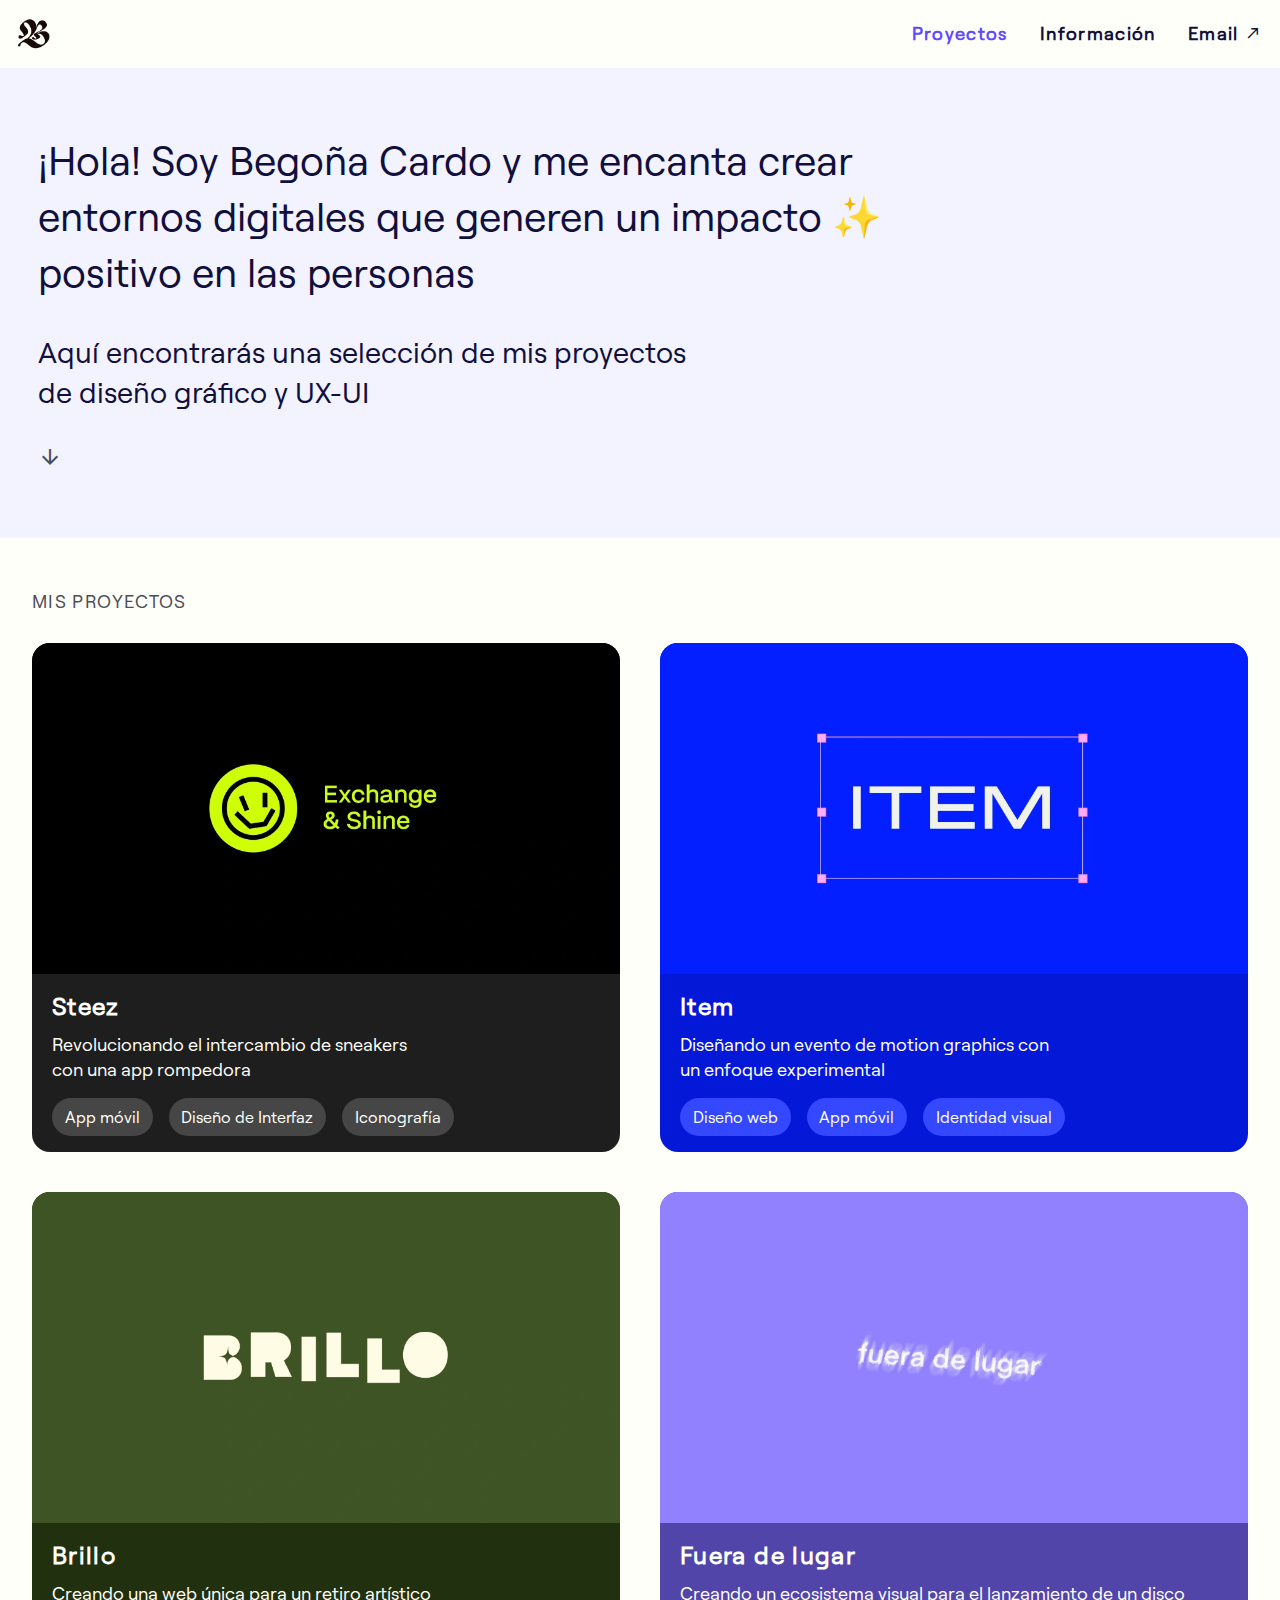
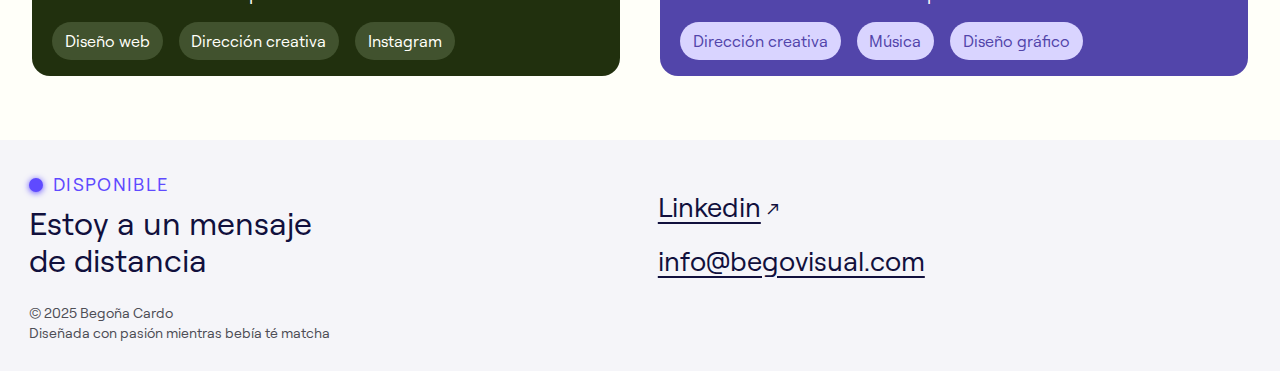
<file: index.html>
<!DOCTYPE html>
<html lang="en">
  <head>
    <meta charset="UTF-8" >
    <meta name="viewport" content="width=device-width, initial-scale=1.0">
    <title>Begoña Cz | Portfolio UX/UI</title>
    <meta
      name="description"
      content="Soy Begoña Cardo y este es mi portfolio. Aquí muestro mis proyectos destacados sobre diseño UX/UI."
    >
    <meta
      name="keywords"
      content="Portfolio, Begoña Cardo, Diseño UX-UI, Diseño digital, Diseño web, Valencia, España, Profesional"
    >
    <meta name="author" content="Begoña Cardo" >
    <meta name="copyright" content="© Begoña Cardo 2025. Todos los derechos reservados.">

    <!-- Sigo el mismo orden para los links de los html:
      1.Favicon 2.Icons 3.Global.css 4.Especifico.css 5.Global.js 6.Especifico.js-->
    <link rel="icon" type="image/webp" href="./img/favicon.webp" sizes="16x16">  
    <link rel="preconnect" href="https://fonts.googleapis.com">
    <link rel="preconnect" href="https://fonts.gstatic.com" crossorigin>
    <link href="https://fonts.googleapis.com/css2?family=Material+Symbols+Outlined" rel="stylesheet">
    <link rel="stylesheet" href="css/global.css" >
    <link rel="stylesheet" href="css/index.css" >
    <script src="./js/global.js" defer></script>

 
  </head>

  <!-- Página principal, desde donde navegar a cada uno de los proyectos -->
  <body class="Body">
    <!-- HEADER -->
    <header class="Header">
      <nav class="Header-nav">
        <div class="Header-items">
          <a href="index.html" title="Volver al inicio" class="Header-logo">
            <picture>
              <img
                class="Logo"
                id="Logotipo"
                src="img/logo.webp"
                alt="logotipo en negro, una b con letras góticas"
                loading="lazy"
              >
            </picture>
          </a>
          <button id="Header-boton">
            <span class="Header-icon material-symbols-outlined Acento">add</span>
          </button>
        </div>

        <ul class="Header-enlaces" id="Header-listaEnlaces">
          <li>
            <a
              href="index.html#SeccionProyectos"
              title="Ver la sección de proyectos"
              class="Header-link u-acento Acento"
              >Proyectos</a
            >
          </li>
          <li><a href="about.html" title="Información sobre mi" class="Header-link Acento">Información</a></li>
          <li><a
          href="mailto:info@begovisual.com"
          title="Enviar un mail"
          target="_blank"
          class="Header-link u-acento Acento"
          rel="noopener noreferrer"
          >Email  <span class="material-symbols-outlined Flecha-blank"> north_east </span></a></li>
        </ul>
      </nav>
    </header>

    <main class="Main">
      <!-- HERO -->
      <section class="Hero">
        <h1 class="Hero-titulo">
          ¡Hola! Soy Begoña Cardo y me encanta crear entornos digitales que generen un impacto ✨ positivo en las
          personas
        </h1>

        <h2 class="Hero-subtitulo">Aquí encontrarás una selección de mis proyectos de diseño gráfico y UX-UI</h2>

        <a href="#SeccionProyectos">
          <span class="material-symbols-outlined Hero-arrow"> arrow_downward </span>
        </a>
      </section>

      <!-- SECCION PROYECTOS -->
      <section class="Proyectos" id="SeccionProyectos">
        <h2 class="Proyectos-title">MIS PROYECTOS</h2>

        <div class="Proyectos-grid">
          <!-- Proyecto STEEZ -->
          <article class="Proyecto Proyecto--steez">
            <a href="projects.html?id=1" title="Visita Steez" class="Proyecto-link">
              <div class="Proyecto-imgContainer">
                <picture>
                  <img
                    class="Proyecto-img"
                    width="960"
                    height="540"
                    src="./img/thumbnail-steez.webp"
                    alt="una carita sonriente y un texto a su derecha de color neon sobre fondo negro"
                    loading="lazy"
                  >
                </picture>
              </div>

              <div class="Proyecto-texts ">
                <h3 class="Proyecto-title">Steez</h3>

                <h4 class="Proyecto-subtit Proyecto-textsTit">Revolucionando el intercambio de sneakers con una app rompedora</h4>

                <ul class="Proyecto-tags">
                  <li class="Proyecto-tag Proyecto-tag--steez">App móvil</li>
                  <li class="Proyecto-tag Proyecto-tag--steez">Diseño de Interfaz</li>
                  <li class="Proyecto-tag Proyecto-tag--steez">Iconografía</li>
                </ul>
              </div>
            </a>
          </article>

          <!-- Proyecto FESTIVAL ITEM -->
          <article class="Proyecto Proyecto--festival">
            <a href="projects.html?id=2" title="Visita Item" class="Proyecto-link">
              <div class="Proyecto-imgContainer">
                <picture>
                  <img
                    class="Proyecto-img"
                    width="960"
                    height="540"
                    src="./img/thumbnail-festival.webp"
                    alt="ITEM escrito en mayusculas sobre fondo azul brillante"
                    loading="lazy"
                  >
                </picture>
              </div>

              <div class="Proyecto-texts">
                <h3 class="Proyecto-title">Item</h3>

                <h4 class="Proyecto-subtit Proyecto-textsTit">Diseñando un evento de motion graphics con un enfoque experimental</h4>

                <ul class="Proyecto-tags">
                  <li class="Proyecto-tag Proyecto-tag--festival">Diseño web</li>
                  <li class="Proyecto-tag Proyecto-tag--festival">App móvil</li>
                  <li class="Proyecto-tag Proyecto-tag--festival">Identidad visual</li>
                </ul>
              </div>
            </a>
          </article>
          <!-- Proyecto BRILLO -->
          <article class="Proyecto Proyecto--brillo">
            <a href="projects.html?id=3" title="Visita Brillo" class="Proyecto-link">
              <div class="Proyecto-imgContainer">
                <picture>
                  <img
                    class="Proyecto-img"
                    width="960"
                    height="540"
                    src="./img/thumbnail-brillo.webp"
                    alt="una tripografía en mayusculas escribe BRILLO"
                    loading="lazy"
                  >
                </picture>
              </div>

              <div class="Proyecto-texts">
                <h3 class="Proyecto-title">Brillo</h3>

                <h4 class="Proyecto-subtit">Creando una web única para un retiro artístico
                </h4>

                <ul class="Proyecto-tags">
                  <li class="Proyecto-tag Proyecto-tag--brillo">Diseño web</li>
                  <li class="Proyecto-tag Proyecto-tag--brillo">Dirección creativa</li>
                  <li class="Proyecto-tag Proyecto-tag--brillo">Instagram</li>
                </ul>
              </div>
            </a>
          </article>


          <!-- Proyecto FUERA DE LUGAR -->
          <article class="Proyecto Proyecto--lugar">
            <a href="projects.html?id=4" title="Visita Fuera de lugar" class="Proyecto-link">
              <div class="Proyecto-imgContainer">
                <picture>
                  <img
                    class="Proyecto-img"
                    width="960"
                    height="540"
                    src="./img/thumbnail-lugar.webp"
                    alt="en letras borrosas está escrito fuera de lugar"
                    loading="lazy"
                  >
                </picture>
              </div>

              <div class="Proyecto-texts">
                <h3 class="Proyecto-title">Fuera de lugar</h3>

                <h4 class="Proyecto-subtit">Creando un ecosistema visual para el lanzamiento de un disco</h4>

                <ul class="Proyecto-tags">
                  <li class="Proyecto-tag Proyecto-tag--lugar">Dirección creativa</li>
                  <li class="Proyecto-tag Proyecto-tag--lugar">Música</li>
                  <li class="Proyecto-tag Proyecto-tag--lugar">Diseño gráfico</li>
                </ul>
              </div>
            </a>
          </article>
        </div>
      </section>
    </main>

    <!-- FOOTER -->
    <footer class="Footer">
      <div class="Footer-mainContainer">
        <div class="Footer-textContainer">
          <div class="Footer-lead">
            <div class="Circle"></div>
            <p class="Footer-leadText">DISPONIBLE</p>
          </div>
          <h2 class="Footer-h2">Estoy a un mensaje de distancia</h2>
        </div>

        <div class="Footer-enlaces">
          <a
            href="https://www.linkedin.com/in/begocz"
            title="Enlace a mi Linkedin"
            class="Footer-linkedin Acento"
            target="_blank"
            rel="noopener noreferrer"
          >
            <p class="Footer-link">Linkedin</p>
            <span class="material-symbols-outlined Flecha-blank"> north_east </span>
          </a>
          <a
            href="mailto:info@begovisual.com"
            title="Enviar un mail"
            target="_blank"
            class="Footer-link Acento"
            rel="noopener noreferrer"
            >info@begovisual.com</a
          >
        </div>
      </div>

      <span class="Credits">
        © 2025 Begoña Cardo <br >
        Diseñada con pasión mientras bebía té matcha
      </span>
    </footer>
  </body>
</html>
</file>
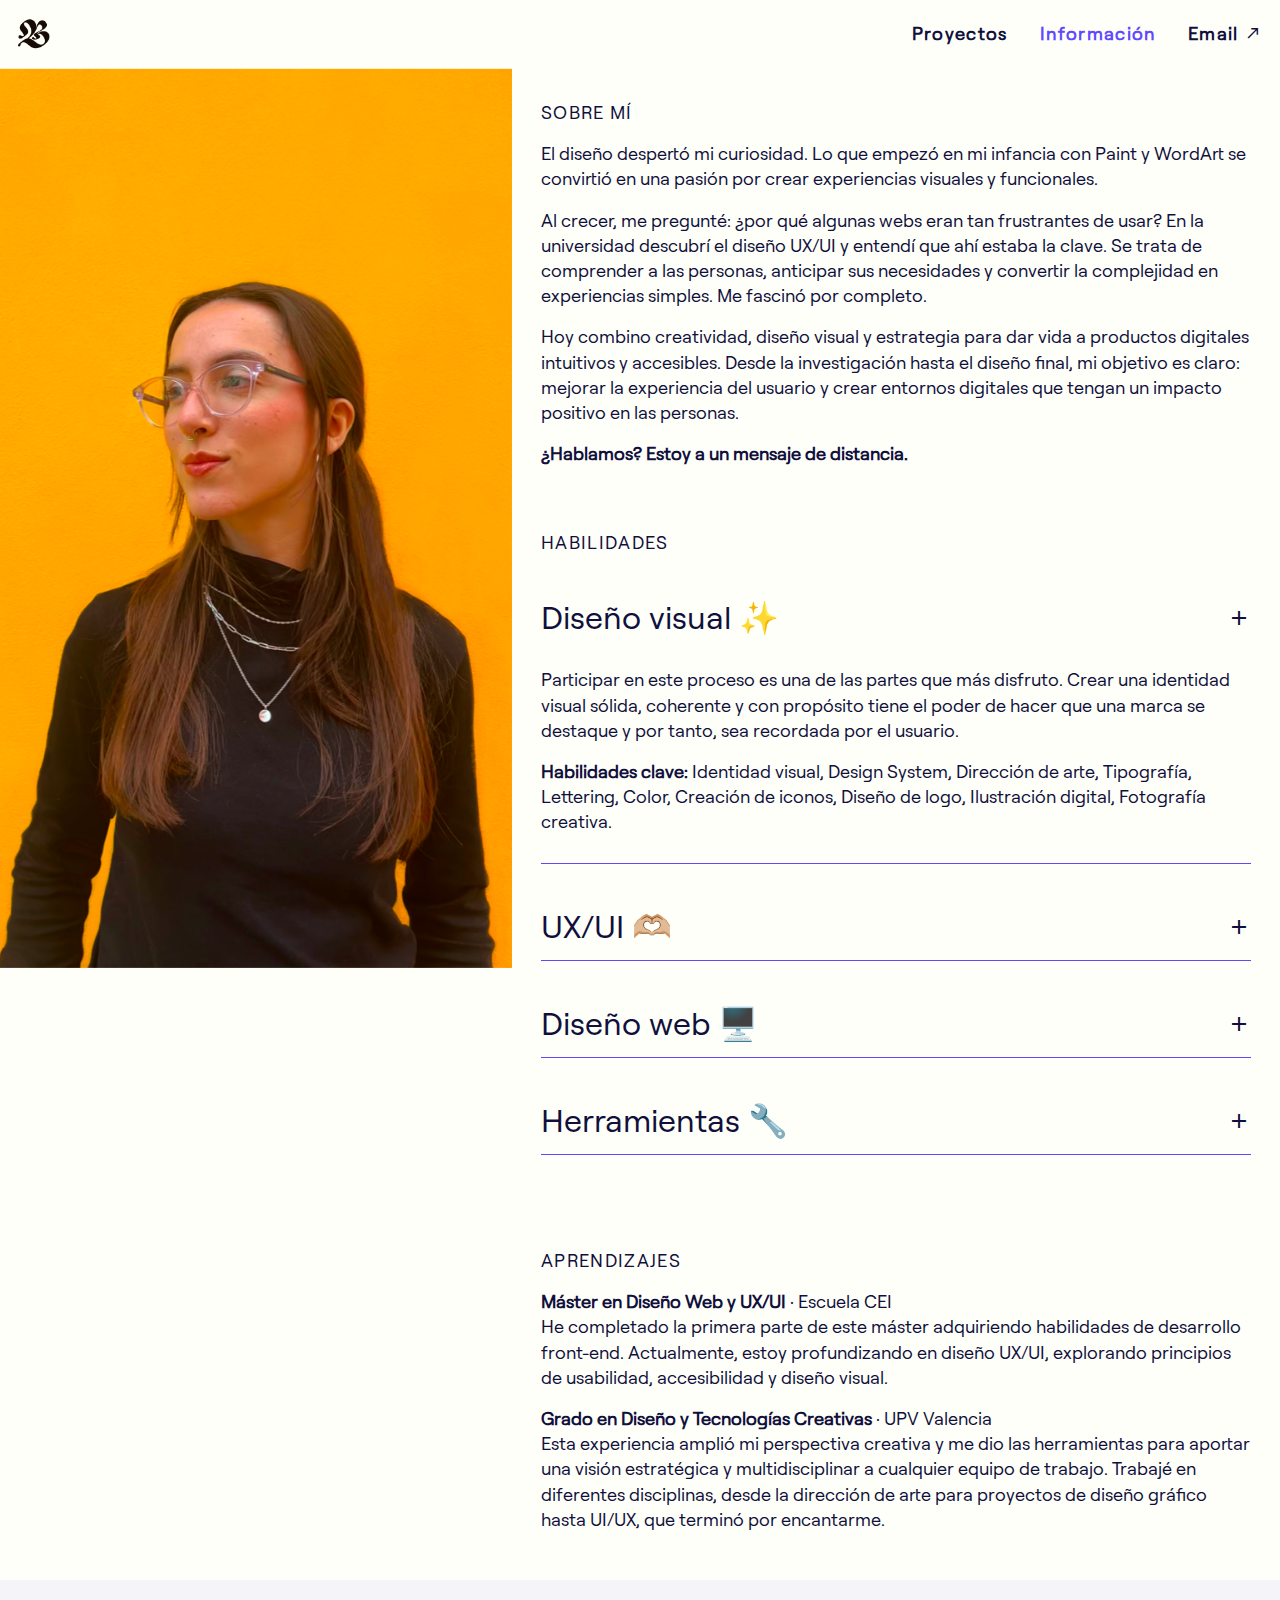
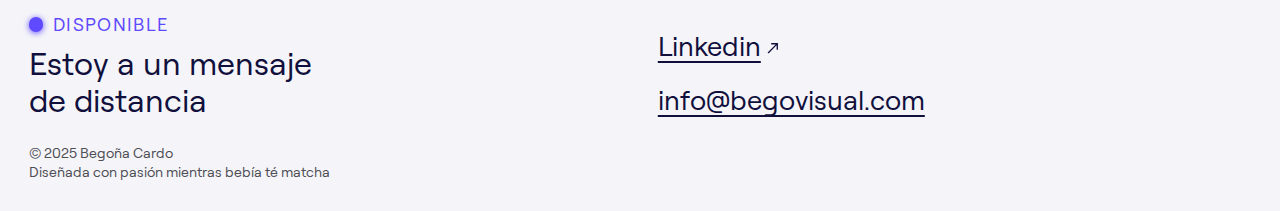
<file: about.html>
<!DOCTYPE html>
<html lang="en">
  <head>
    <meta charset="UTF-8">
    <meta name="viewport" content="width=device-width, initial-scale=1.0">
    <title>Información | Begoña Cz</title>
    <meta name="description" content="Te cuento sobre mí: mis habilidades y aprendizajes como diseñadora digital." >
    <meta name="keywords" content="Información, Creativa, Diseñadora, Habilidades, Aprendizajes">
    <meta name="author" content="Begoña Cardo" >
    <meta name="copyright" content="© Begoña Cardo 2025. Todos los derechos reservados.">

    <link rel="icon" type="image/webp" href="./img/favicon.webp" sizes="16x16">
    <link rel="preconnect" href="https://fonts.googleapis.com">
    <link rel="preconnect" href="https://fonts.gstatic.com" crossorigin>
    <link href="https://fonts.googleapis.com/css2?family=Material+Symbols+Outlined" rel="stylesheet">
    <link rel="stylesheet" href="css/global.css">
    <link rel="stylesheet" href="css/about.css">
    <script src="./js/global.js" defer></script>
    <script src="./js/about.js" defer></script>
  </head>

  <!-- Página con Informacion sobre mi (quién soy, habilidades, aprendizajes) -->
  <body class="Body">
    <!-- HEADER -->
    <header class="Header">
      <nav class="Header-nav">
        <div class="Header-items">
          <a href="index.html" title="Volver al inicio" class="Header-logo">
            <picture>
              <img
                class="Logo"
                id="Logotipo"
                src="img/logo.webp"
                alt="logotipo en negro, una b con letras góticas"
                loading="lazy"
              >
            </picture>
          </a>
          <button id="Header-boton">
            <span class="Header-icon material-symbols-outlined Acento">add</span>
          </button>
        </div>

        <ul class="Header-enlaces" id="Header-listaEnlaces">
          <li>
            <a href="index.html#SeccionProyectos" title="Ir a la sección de proyectos" class="Header-link u-acento Acento"
              >Proyectos</a
            >
          </li>
          <li><a href="about.html" title="Información sobre mi" class="Header-link Acento">Información</a></li>
          <li><a
            href="mailto:info@begovisual.com"
            title="Enviar un mail"
            target="_blank"
            class="Header-link u-acento Acento"
            rel="noopener noreferrer"
            >Email  <span class="material-symbols-outlined Flecha-blank"> north_east </span></a></li>
          </ul>
        </ul>
      </nav>
    </header>

    <!-- MAIN -->

    <main class="Main">
      <section class="About">
        <!-- Mi imagen -->
        <div class="About-imgContainer">
          
            <img
              class="About-img"
              src="./img/about.webp"
              alt="retrato chica leyendo, fondo minimalista"
              loading="lazy"
            >
          
        </div>

        <!-- Contenido escrito -->
        <div class="About-content">
          <!-- Intro - Sobre mi -->
          <section class="About-section About-intro">
            <h1 class="Text-headingLead">SOBRE MÍ</h1>
            <p class="Text-parrafo Text-parrafo--about">
              El diseño despertó mi curiosidad. Lo que empezó en mi infancia con Paint y WordArt se convirtió en una pasión por crear experiencias visuales y funcionales.
            </p>

            <p class="Text-parrafo Text-parrafo--about">
              Al crecer, me pregunté: ¿por qué algunas webs eran tan frustrantes de usar? En la universidad descubrí el diseño UX/UI y entendí que ahí estaba la clave. Se trata de comprender a las personas, anticipar sus necesidades y convertir la complejidad en experiencias simples. Me fascinó por completo. 
            </p>

            <p class="Text-parrafo Text-parrafo--about">
                Hoy combino creatividad, diseño visual y estrategia para dar vida a productos digitales intuitivos y accesibles. Desde la investigación hasta el diseño final, mi objetivo es claro: mejorar la experiencia del usuario y crear entornos digitales que tengan un impacto positivo en las personas.
            </p>

            <p class="Text-parrafo">
              <strong>¿Hablamos? Estoy a un mensaje de distancia.</strong>
             </p>

             
          </section>

          <!-- Mis skills -->
          <section class="About-section About-skills">
            <h2 class="Text-headingLead">HABILIDADES</h2>

            <div class="Acordeon">
              <!-- Diseño visual -->
              <div class="Acordeon-bloque">
                <div class="Acordeon-boton Acento" id="Acordeon-btn">
                  <h3 class="Text-large">Diseño visual ✨</h3>
                  <span class="material-symbols-outlined Acordeon-icon" id="Acordeon-icono"> add </span>
                </div>

                <div class="Acordeon-content isOpen" id="Acordeon-contenido">
                  <p class="Text-parrafo">
                    Participar en este proceso es una de las partes que más disfruto. Crear una identidad visual sólida, coherente y con propósito tiene el poder de hacer que una marca se destaque y por tanto, sea recordada por el usuario.
                  </p>

                  <p class="Text-parrafo">
                    <strong>Habilidades clave: </strong>Identidad visual, Design System, Dirección de arte, Tipografía, Lettering, Color, Creación
                    de iconos, Diseño de logo, Ilustración digital, Fotografía creativa.
                  </p>
                </div>
              </div>

              <!-- UX/UI -->
              <div class="Acordeon-bloque">
                <div class="Acordeon-boton Acento" id="Acordeon-btn">
                  <h3 class="Text-large">UX/UI 🫶🏼</h3>
                  <span class="material-symbols-outlined Acordeon-icon" id="Acordeon-icono">add</span>
                </div>

                <div class="Acordeon-content" id="Acordeon-contenido">
                  <p class="Text-parrafo">
                    Mi objetivo es diseñar experiencias digitales intuitivas, atractivas y centradas en el usuario. Para lograrlo, aplico lo aprendido y realizo un análisis profundo del mercado, extrayendo insights clave que orienten las decisiones de diseño, accesibilidad y estrategia. 
                  </p>

                  <p class="Text-parrafo">
                    <strong>Habilidades clave: </strong>
                    Entrevistas, User personas, A/B tests. Arquitectura de la información, Diseño de la interacción, Diseño inclusivo. Prototipado, Prototipado interactivo, Test de usabilidad. Diseño de interfaz. Responsive Design. UI kits. 
                </p>
                </div>
              </div>

              <!-- Diseño Web -->
              <div class="Acordeon-bloque">
                <div class="Acordeon-boton Acento" id="Acordeon-btn">
                  <h3 class="Text-large">Diseño web 🖥️</h3>
                  <span class="material-symbols-outlined Acordeon-icon" id="Acordeon-icono"> add </span>
                </div>

                <div class="Acordeon-content" id="Acordeon-contenido">
                  <p class="Text-parrafo">
                    Contenta de contar con conocimientos de desarrollo web para crear páginas organizadas y accesibles, adaptadas a distintos tipos de
                    pantalla, fieles al diseño de marca y dándoles vida gracias a las interacciones.
                  </p>

                  <p class="Text-parrafo">
                    <strong>Habilidades clave: </strong>HTML5, CSS3, Javascript. Semántica web. Optimización SEO. Diseño responsive, Mobile-first, Flex-box, Mediaqueries. Interacciones dinámicas. BEM, SUITCSS, baja especificidad.
                  </p>
                </div>
              </div>

              <!-- Herramientas -->
              <div class="Acordeon-bloque">
                <div class="Acordeon-boton Acento" id="Acordeon-btn">
                  <h3 class="Text-large">Herramientas 🔧</h3>
                  <span class="material-symbols-outlined Acordeon-icon" id="Acordeon-icono"> add </span>
                </div>

                <div class="Acordeon-content" id="Acordeon-contenido">
                  <p class="Text-parrafo">
                    Mis herramientas de trabajo me ayudan tanto en mis procesos individuales como en equipo. Me apoyo en
                    aplicaciones y programas que permiten elevar los resultados a un nuevo nivel.
                  </p>

                  <p class="Text-parrafo">
                    <strong>Habilidades clave: </strong>Figma, Figjam. Miro. Adobe Suite (Photoshop, Illustrator,
                    Indesign, XD, Premiere y After Effects). Inteligencia generativa, Chat GPT.  
                  </p>

                  <p class="Text-parrafo"><strong>Metodologías: </strong>Design Thinking, Scrum, Kanban, Design Sprint.
                  </p>

                </div>
              </div>
            </div>
          </section>

          <!-- Mis aprendizajes -->
          <section class="About-section About-learnings">
            <h2 class="Text-headingLead">APRENDIZAJES</h2>

            <p class="Text-parrafo">
                <strong>Máster en Diseño Web y UX/UI </strong>· Escuela CEI
             </p>
 
             <p class="Text-parrafo Text-parrafo--about">
                He completado la primera parte de este máster adquiriendo habilidades de desarrollo front-end. Actualmente, estoy profundizando en diseño UX/UI, explorando principios de usabilidad, accesibilidad y diseño visual.
             </p>

            <p class="Text-parrafo">
               <strong>Grado en Diseño y Tecnologías Creativas</strong> · UPV Valencia
            </p>

            <p class="Text-parrafo Text-parrafo--about">
                Esta experiencia amplió mi perspectiva creativa y me dio las herramientas para aportar una visión estratégica y multidisciplinar a cualquier equipo de trabajo. Trabajé en diferentes disciplinas, desde la dirección de arte para proyectos de diseño gráfico hasta UI/UX, que terminó por encantarme.
            </p>
          
          </section>
        </div>
      </section>
    </main>

    <!-- FOOTER -->
  
    <footer class="Footer">
      <div class="Footer-mainContainer">
        <div class="Footer-textContainer">
          <div class="Footer-lead">
            <div class="Circle"></div>
            <p class="Footer-leadText">DISPONIBLE</p>
          </div>
          <h2 class="Footer-h2">Estoy a un mensaje de distancia</h2>
        </div>

        <div class="Footer-enlaces">
          <a
          href="https://www.linkedin.com/in/begocz"
          title="Enlace a mi Linkedin"
          class="Footer-linkedin Acento"
          target="_blank"
          rel="noopener noreferrer"
        >
          <p class="Footer-link">Linkedin</p>
          <span class="material-symbols-outlined Flecha-blank"> north_east </span>
        </a>
        <a
          href="mailto:info@begovisual.com"
          title="Enviar un mail"
          target="_blank"
          class="Footer-link Acento"
          rel="noopener noreferrer"
          >info@begovisual.com</a
        >
        </div>
      </div>

      <span class="Credits">
        © 2025 Begoña Cardo <br >
        Diseñada con pasión mientras bebía té matcha
      </span>
    </footer>
  </body>
</html>
</file>
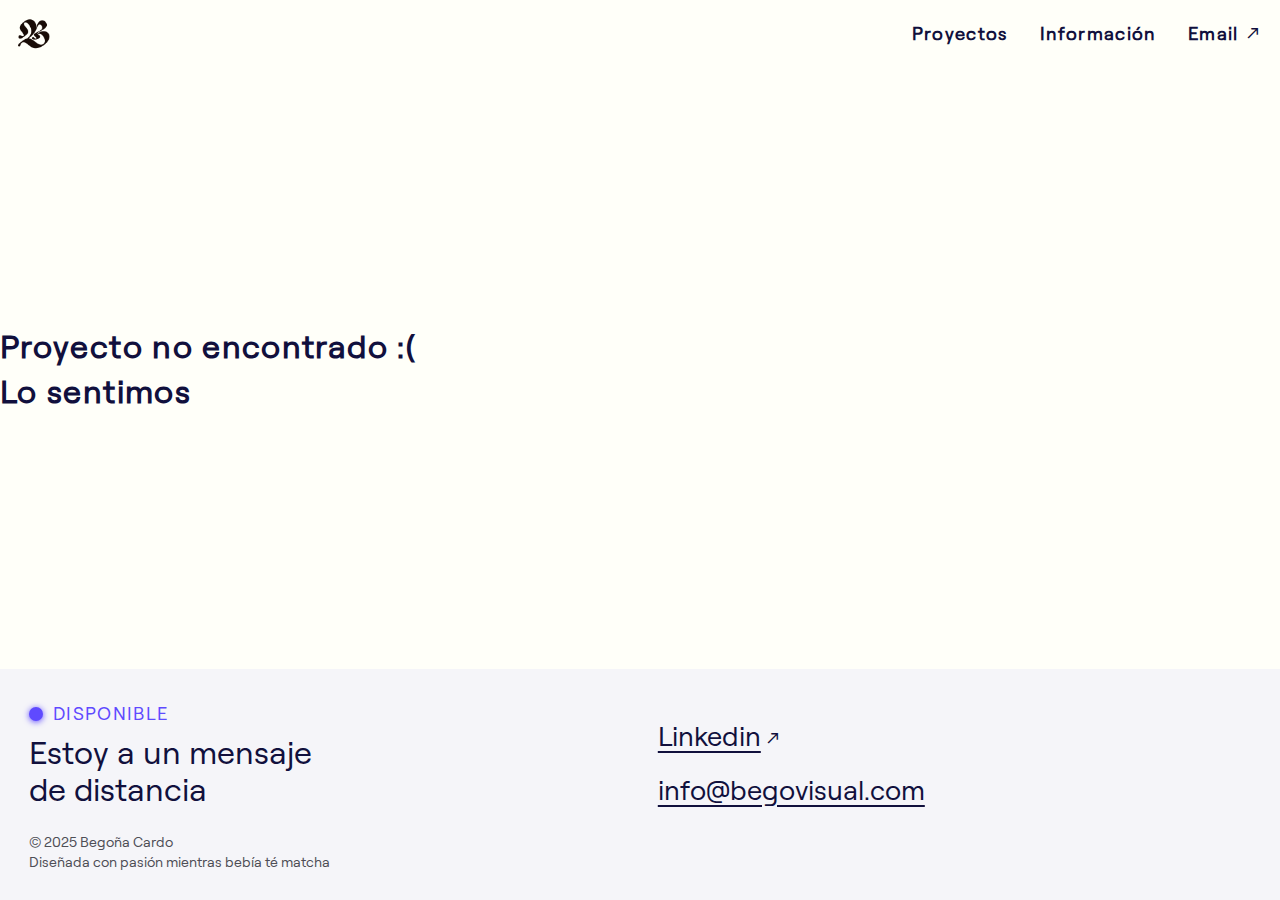
<file: projects.html>
<!DOCTYPE html>
<html lang="en">
  <head>
    <meta charset="UTF-8">
    <meta name="viewport" content="width=device-width, initial-scale=1.0">
    <title> Proyectos | Begoña Cz</title>
    <meta
      name="description"
      content="Este es uno de mis proyectos destacados de diseño digital.">
    <meta
      name="keywords"
      content="portfolio, Begoña Cardo, diseño UX-UI, diseño digital, diseño web, Valencia, España, profesional"
  >
    <meta name="author" content="Begoña Cardo">
    <meta name="copyright" content="© Begoña Cardo 2025. Todos los derechos reservados.">


    <link rel="icon" type="image/webp" href="./img/favicon.webp" sizes="16x16">
    <link rel="preconnect" href="https://fonts.googleapis.com">
    <link rel="preconnect" href="https://fonts.gstatic.com" crossorigin>
    <link href="https://fonts.googleapis.com/css2?family=Material+Symbols+Outlined" rel="stylesheet">
    <link rel="stylesheet" href="css/global.css">
    <link rel="stylesheet" href="./css/projects.css">
    <script src="./js/global.js" defer></script>
    <script src="./js/projects.js" defer></script>

   
  </head>


<!-- Página donde gracias a javascript se generan los diferentes proyectos -->

  <body class="Body">

    <!-- HEADER -->
    <header class="Header">
      <nav class="Header-nav">
        <div class="Header-items">
          <a href="index.html" title="Volver al inicio" class="Header-logo">
            <picture>
              <img
                class="Logo"
                id="Logotipo"
                src="img/logo.webp"
                alt="logotipo en negro, una b con letras góticas"
                loading="lazy"
              >
            </picture>
          </a>
          <button id="Header-boton">
            <span class="Header-icon material-symbols-outlined Acento">add</span>
          </button>
        </div>

        <ul class="Header-enlaces" id="Header-listaEnlaces">
          <li>
            <a
              href="index.html#SeccionProyectos"
              title="Ver la sección de proyectos"
              class="Header-link u-acento Acento"
              >Proyectos</a
            >
          </li>
          <li><a href="about.html" title="Información sobre mi" class="Header-link Acento">Información</a></li>
          <li><a
          href="mailto:info@begovisual.com"
          title="Enviar un mail"
          target="_blank"
          class="Header-link u-acento Acento"
          rel="noopener noreferrer"
          >Email  <span class="material-symbols-outlined Flecha-blank"> north_east </span></a></li>
        </ul>
      </nav>
    </header>
 
    <!-- MAIN -->
    <main class="Main" id="proyecto">
    <!-- generado con javascript -->
    </main>
    
    <!-- FOOTER -->
    <footer class="Footer">
      <div class="Footer-mainContainer">
        <div class="Footer-textContainer">
          <div class="Footer-lead">
            <div class="Circle"></div>
            <p class="Footer-leadText">DISPONIBLE</p>
          </div>
          <h2 class="Footer-h2">Estoy a un mensaje de distancia</h2>
        </div>

        <div class="Footer-enlaces">
          <a
          href="https://www.linkedin.com/in/begocz"
          title="Enlace a mi Linkedin"
          class="Footer-linkedin Acento"
          target="_blank"
          rel="noopener noreferrer"
        >
          <p class="Footer-link">Linkedin</p>
          <span class="material-symbols-outlined Flecha-blank"> north_east </span>
        </a>
        <a
          href="mailto:info@begovisual.com"
          title="Enviar un mail"
          target="_blank"
          class="Footer-link Acento"
          rel="noopener noreferrer"
          >info@begovisual.com</a
        >
        </div>
      </div>

      <span class="Credits">
        © 2025 Begoña Cardo <br>
        Diseñada con pasión mientras bebía té matcha
      </span>
    </footer>
  </body>
</html>
</file>
<file: css/index.css>
/* Aquí encontramos todos aquellos elementos que no son globales pero que forman parte del index, es decir aqui tenemos: EL HERO y LA SECCIÓN CON LAS CUATRO TARJETAS DE PROYECTOS así como sus respectivos mediaqueries */

/* __________________
        HERO 
 ____________________ */

.Hero {
  display: flex;
  flex-direction: column;
  padding: 4rem var(--padding);
  background-color: rgb(243, 243, 255);
}

.Hero-titulo {
  word-wrap: break-word;
  font-size: 2rem;
}

.Hero-subtitulo {
  padding: 2rem 0rem;
  font-size: 1.125rem;
  width: 90%;
}

.Hero-arrow {
  font-size: 1.5em;
  color: var(--color-gris);
}

/* ______________________
       CARDS EN GENERAL 
 ________________________ */

.Proyectos {
  padding: 3rem var(--padding);
}

.Proyectos-title {
  font-size: var(--font-size-lead);
  margin-bottom: var(--padding);
  letter-spacing: var(--letter-spacing);
  color: var(--color-gris);
}

.Proyectos-grid {
  margin: auto 0 0 0;
  display: grid;
  grid-template-columns: 1fr;
  gap: 2.5rem;
}

.Proyecto {
  display: flex;
  flex-direction: column;
  background-color: var(--color-violet);
  border-radius: var(--border-radius-img);
  transition: filter 0.3s ease, transform 0.3s ease;
}

.Proyecto:hover {
  filter: brightness(1.3);
  transform: scale(1.03);
}

.Proyecto-imgContainer {
  display: flex;
  width: 100%;
  height: auto;
  object-fit: cover;
  width: 100%;
}

.Proyecto-img {
  width: 100%;
  height: auto;
  border-radius: var(--border-radius-img) var(--border-radius-img) 0 0;
  filter: brightness();
}

.Proyecto-title {
  font-size: var(--font-size-heading-md);
  font-weight: bold;
  letter-spacing: var(--letter-spacing);
}

.Proyecto-texts {
  height: auto;
  margin: 1rem 1.25rem;
}

.Proyecto-subtit {
  font-size: var(--font-size-parrafo);
  margin: 0.5rem 0rem 0.5rem;
  word-wrap: break-word;
}

.Proyecto-tags {
  display: flex;
  flex-direction: row;
  flex-wrap: wrap;
  gap: 0.6rem;
}

.Proyecto-tag {
  border-radius: 1.4rem;
  padding: 0.5rem 0.8rem;
  margin: 0.5rem 0 0 0;
  font-size: 0.7rem;
}

/* ___________________________  
       CARDS INDIVIDUALES      
 ___________________________ */

/* Pd. Único lugar donde no se han aplicado custom properties para el color */

/* Proyecto STEEZ */
.Proyecto--steez {
  background-color: #1e1e1e;
  color: var(--color-secondary);
}

.Proyecto-tag--steez {
  background-color: #464646;
}

/* Proyecto BRILLO */
.Proyecto--brillo {
  background-color: #21300e;
  color: var(--color-secondary);
}

.Proyecto-tag--brillo {
  background-color: #41522e;
}

/* Proyecto FESTIVAL */
.Proyecto--festival {
  background-color: #0418d8;
  color: var(--color-secondary);
}

.Proyecto-tag--festival {
  background-color: rgb(52, 72, 255);
}

/* Proyecto LUGAR */
.Proyecto--lugar {
  background-color: #5245aa;
  color: var(--color-secondary);
  color: var(--color-secondary);
}

.Proyecto-tag--lugar {
  background-color: rgb(217, 212, 255);
  color: #5245aa;
}

/* ________________________  
         Media Queries    
 ________________________ */

/* MÓVILES GRANDES */
@media (min-width: 481px) and (max-width: 767px) {
  .Hero {
    padding: 4rem 1.8rem;
  }

  .Hero-subtitulo {
    font-size: 1.4rem;
    width: 80%;
  }

  .Proyectos {
    padding: 3rem 6rem;
  }

  .Proyecto-tag {
    font-size: 0.8rem;
  }
}

/* TABLETS */
@media (min-width: 768px) and (max-width: 1023px) {
  .Hero {
    padding: 4rem 2rem;
  }

  .Hero-titulo {
    font-size: 2.2rem;
    max-width: 90%;
  }

  .Hero-subtitulo {
    font-size: 1.4rem;
    max-width: 70%;
  }

  .Proyectos {
    padding: 4rem 6rem;
  }

  .Proyectos-grid {
    gap: 2.4rem;
  }

  .Proyecto-subtit {
    max-width: 90%;
  }

  .Proyecto-tag {
    font-size: 0.9rem;
  }
}

/* DESKTOP MEDIO */
@media (min-width: 1024px) and (max-width: 1440px) {
  .Hero {
    padding: 4rem 2.4rem;
    height: auto;
  }
  /* H1 */
  .Hero-titulo {
    font-size: 2.5rem;
    max-width: 75%;
  }

  .Hero-subtitulo {
    font-size: 1.8rem;
    max-width: 55%;
  }

  .Proyectos {
    padding: 3.2rem 2rem 4rem;
    gap: 2.5rem;
  }

  .Proyectos-grid {
    grid-template-columns: 1fr 1fr;
    gap: 2.5rem;
  }

  .Proyecto-textsTit {
    max-width: 70%;
  }

  .Proyecto-tags {
    gap: 1rem;
  }

  .Proyecto-tag {
    font-size: 1rem;
  }
}

/* DESKTOP GRANDE */

@media (min-width: 1441px) {
  .Hero {
    padding: 4rem 3rem;
    height: auto;
  }
  /* H1 */
  .Hero-titulo {
    font-size: 2.8rem;
    max-width: 70%;
  }

  .Hero-subtitulo {
    font-size: 1.8rem;
    max-width: 40%;
  }

  .Proyectos {
    padding: 5rem 6rem;
  }

  .Proyecto-texts {
    height: auto;
    margin: 1.7rem;
  }

  .Proyecto-textsTit {
    max-width: 80%;
  }

  .Proyecto-subtit {
    margin: 1rem 0rem 1rem;
  }

  .Proyectos-grid {
    grid-template-columns: 1fr 1fr;
    gap: 4rem;
  }

  .Proyecto-tags {
    gap: 1rem;
  }
  .Proyecto-tag {
  margin:   1rem 0 0 0; 
  font-size: 1.125rem;
}

}
</file>
<file: css/about.css>
/* Aquí tenemos por un lado mi imagen de about en grande en la versión desktop 
y a la derecha varias secciones: sobre mi, habilidades (incluye un acordeon) y aprendizajes */

/* _____________________________________________ 
                       ABOUT                        
/* _____________________________________________*/
.About {
  width: 100%;
}
.About-imgContainer {
  width: 100%;
}

.About-img {
  width: 100%;
  height: auto;   
 
  object-fit: cover;
}

/* Intro - Sobre mí */
.About-intro {
  padding: 2rem var(--padding);
  background-color: var(--color-yellow);

}

.Text-parrafo--about {
  margin-bottom: var(--padding-about);
}

/* Habilidades y acordeon */
.About-skills {
  padding: 2rem var(--padding);
  height: auto;
}

.Acordeon-bloque {
  margin: 1.8rem 0rem;
  border-bottom: 0.1rem solid var(--color-acento);
}

.Acordeon-boton {
  display: flex;
  flex-direction: row;
  justify-content: space-between;
  align-items: center;
  padding: 0.7rem 0rem;
  cursor: pointer;
}

.Acordeon-content {
  display: flex;
  flex-direction: column;
  gap: 1rem;
  height: 0;
  overflow: hidden;
  transition: all 0.5s ease;
}

/* usOpen afecta a la clase .Acordeon-content */
.isOpen {
  height: auto;
  padding: var(--padding-about) 0rem var(--padding);
}

/* Aprendizajes */
.About-learnings {
  padding: 2rem var(--padding);
  background-color: var(--color-yellow);
}


 

/* _____________________________________________ 
                  Media Queries                   
 _____________________________________________*/


/* DESKTOP MEDIO */
@media (min-width: 1024px) and (max-width: 1440px) {
  .About {
    display: flex;
    flex-direction: row;
    width: 100%;
    height: auto;
  }

  .About-imgContainer {
    width: 40%;
    position: sticky;
    top: 0;
    height: 100vh;
  }

  .About-img {
    width: 100%;
    height: 100%;
    object-fit: cover;
  }

  .About-content {
    width: 60%;
    overflow: visible;
    height: auto;
  }
}

/* DESKTOP GRANDE */
@media (min-width: 1441px) {
  .About {
    display: flex;
    flex-direction: row;
    width: 100%;
    height: auto;
  }

  .About-imgContainer {
    width: 50%;
    height: 100vh;
    position: sticky;
    top: 0;
  }

  .About-img {
    width: 100%;
    height: 100%;
    object-fit: cover;
  }

  .About-content {
    width: 50%;
    overflow: visible;
    height: auto;
  }
}
</file>
<file: css/projects.css>
/* Aquí encontramos los estilos para los proyectos, todos comparten una estructura muy similar:  

1. Seccion Project header: con el icono del proyecto, el título y el parrafo de descripción. 
2. Tres secciones llamadas Secciones Clave. Cada una explica una clave importante del proyecto y una imagen asociada a la explicación. 
3. Mini seccion de créditos (algunos proyectos la tienen y otros no)
4. Aside para ir a los proyectos anterior y posterior

Tenemos al final del todo una sección con los mediaqueries*/

/* ___________________________  
       PROJECT HEADER         
  ___________________________ */

.ProjectHeader {
  padding: 5rem var(--padding) var(--padding);
}

.ProjectHeader-cabecera {
  display: flex;
  flex-direction: row;
  align-items: center;
  padding-bottom: 1rem;
  gap: 1rem;
}

.ProjectHeader-imgContainer {
  width: 3rem;
  height: 3rem;
}

.ProjectHeader-img {
  object-fit: cover;
  border-radius: var(--border-radius-icon);
}

.ProjectHeader-title {
  font-size: var(--font-size-large);
  font-weight: bold;
  letter-spacing: var(--letter-spacing);
}

.ProjectHeader-description {
  font-size: 1.6rem;
  line-height: 2.1rem;
}

/* ____________________________________  
            SECTION CLAVE              
  _____________________________________*/

.Text-headingLead {
  margin-bottom: 0rem;
}

.Text-headingMedium {
  margin-bottom: 0.8rem;
  font-weight: bold;
}

.SectionClave {
  background-color: rgb(246, 246, 246);
  padding: 3rem var(--padding) 4rem;
  height: auto;
}

.SectionClave--color {
  background-color: var(--color-secondary);
}

.Section-parrafos {
  display: flex;
  flex-direction: column;
  gap: 0.8rem;
}

.Section-textContainer {
  height: auto;
  margin-bottom: var(--padding);
}

.Section-imgContainer {
  width: 100%;
  height: auto;
}

.SectionClave-img {
  object-fit: cover;
  border-radius: var(--border-radius-img);
  width: 100%;
  height: auto;
}

/* ____________________________________  
                CREDITOS              
   _____________________________________*/

.Creditos {
  display: flex;
  flex-direction: column;
  gap: 1.5rem;
  padding: 4rem var(--padding);
  background-color: var(--color-secondary);
}

.Creditos-titulo {
  width: 70%;
  font-size: var(--font-size-heading-md);
  font-weight: bold;
  line-height: 1.6rem;
}

.Creditos-link {
  font-size: var(--font-size-parrafo);
  text-decoration: underline;
}

/* ____________________________________ 
                 ASIDE                    
 _____________________________________*/

.Aside {
  display: flex;
  flex-direction: column;
  gap: 1.6rem;
  height: auto;
  padding: 3rem var(--padding);
  color: var(--color-secondary);
  background-color: #cbcacd;
}

.Aside-container {
  display: flex;
  flex-direction: column;
  text-align: center;

  width: 100%;
  height: 14rem;
  padding: var(--padding);

  border-radius: var(--border-radius-img);
  background-size: cover;
  background-position: center;
  transition: filter 0.3s ease, transform 0.3s ease;
}

.Aside-container:hover {
  background-color: var(--color-secondary);
  color: var(--color-primary);
  filter: brightness(1.3);
  transform: scale(1.03);
}

.Aside-text {
  font-size: var(--font-size-parrafo);
}

/* ________________________ */
/*       Media Queries      */
/* ________________________ */

/* TABLETS */
@media (min-width: 768px) and (max-width: 1023px) {
  .Section-textGroup {
    width: 40%;
    padding-right: var(--padding);
  }

  .Section-textContainer {
    display: flex;
    flex-direction: row;
    align-items: flex-start;
  }

  .Section-parrafos {
    width: 90%;
  }

  .Creditos {
    display: flex;
    flex-direction: row;
    align-items: center;
    gap: 1rem;
  }

  .Creditos-titulo {
    line-height: 1.6rem;
  }

  .Creditos-links {
    display: flex;
    flex-direction: row;
    gap: 2rem;
    margin-left: 4rem;
  }

  .Aside {
    display: flex;
    flex-direction: row;
  }
}

/* DESKTOP MEDIO */
@media (min-width: 1024px) and (max-width: 1440px) {
  .Section-textGroup {
    width: 40%;
    padding-right: 2rem;
  }

  .ProjectHeader-description {
    max-width: 75%;
  }

  .Section-imgContainer {
    width: 100%;
    height: auto;
  }

  .Section-textContainer {
    display: flex;
    flex-direction: row;
    align-items: flex-start;
    justify-content: space-between;
    gap: 2rem;
  }

  .Section-parrafos {
    gap: 1.5rem;
    width: 90%;
  }

  .Creditos {
    display: flex;
    flex-direction: row;
    gap: 0;
  }

  .Creditos-titulo {
    font-size: var(--font-size-heading-md);
    width: 30%;
    line-height: 2rem;
  }

  .Creditos-links {
    display: flex;
    flex-direction: column;
    gap: 0.5rem;
    margin-left: 5rem;
  }

  .Aside {
    display: flex;
    flex-direction: row;
    padding: 6rem 9rem;
  }

  .Aside-festival {
    height: 250px;
  }
}

/* DESKTOP GRANDE */
@media (min-width: 1441px) {

  .ProjectHeader-cabecera {
    padding-bottom: 2rem;
  }
  
  .ProjectHeader-imgContainer {
    width: 4rem;
    height: 4rem;
  } 

  .Section-textGroup {
    width: 60%;
    padding-right: 6rem;
  }

  .ProjectHeader-description {
    width: 80%;
  }

  .SectionClave {
    padding: var(--padding);
  }

.ProjectHeader-description {
  font-size: 2.2em;
  line-height: 2.6rem;
} 
  .Section-textContainer {
    display: flex;
    flex-direction: row;
    align-items: flex-start;
  }

  .Section-imgContainer {
    width: 100%;
    height: auto;
  }

  .Section-parrafos {
    gap: 2rem;
    width: 90%;
  }

  .Creditos {
    display: flex;
    flex-direction: row;
    gap: 0;
  }

  .Creditos-titulo {
    width: 20%;
    line-height: 2.5rem;
  }

  .Creditos-links {
    display: flex;
    flex-direction: row;
    gap: 4rem;
    margin-left: 6rem;
  }

  .Creditos-link {
    font-size: var(--font-size-heading-md);
  }

  .Aside {
    display: flex;
    flex-direction: row;
    padding: 7rem 9rem;
    gap: 5rem;
  }
  .Aside-container {
    height: 22rem;
  }

  .Aside-festival {
    height: 250px;
  }
}
</file>
<file: css/global.css>
/* Global maneja el header y footer que encontramos en todos los html que tengo así como sus mediaqueries. 

Tb encontramos el Root y Reset que han sido claves para dar estilos generales a mi web */

@font-face {
  font-family: "Robert";
  src: url(../font/roobert.woff2) format("woff2");
  font-weight: 400;
  font-style: normal;
  font-display: swap;
}

/* __________________
        RESET 
 ____________________ */

:root {
  --color-primary: #11103d;
  --color-secondary: #fffff9;
  --color-gris: #4E4E56;
--color-violet: #eceaff;
  --color-acento: #5f4aff;
  --color-gris-claro: #f5f5f9;

  --tipo-primary: "Robert", Helvetica, Arial, sans-serif;
  --font-size-parrafo: 1rem;
  --font-size-lead: 0.875rem;
  --font-size-heading-md: 1.5rem;
  --font-size-large: 2rem;

  --padding: 1.5rem;
  --padding-about: 1rem;
  --letter-spacing: 0.06rem;
  --border-radius-img: 1.125rem;
  --border-radius-icon: 0.6rem;
}

* {
  padding: 0;
  margin: 0;
  border: 0;
  box-sizing: border-box;
  vertical-align: baseline;
}

/* prettier-ignore */
img, picture, video, iframe, figure {
  max-width: 100%;   /* Así no se desbordan las imágenes más*/
  width: 100%;
  display: block;
  object-fit: cover;
  object-position: center center;
}

/* Enlaces me funcionarán como cajas (block) salvo los enlaces que están dentro de párrafos (inline) */
a {
  display: block;
  cursor: pointer;
}

p a {
  display: inline;
}

li {
  list-style: none;
}

html {
  scroll-behavior: smooth; /* Al clickar en un enlace con ancla -> scroll suave a la seccion*/
}

/* prettier-ignore */
h1, h2, h3, h4, h5, h6, p, span, a, i, u, em {
  font-size: 1em;
  font-weight: inherit; /* Heredado de la etiqueta contenedora*/
  font-style: inherit;
  text-decoration: none;
  color: inherit;
}

button {
  background-color: transparent;
  cursor: pointer;
}
::selection {
  background-color: var(--color-primary);
  color: var(--color-secondary);
}

::placeholder {
  font-family: var(--tipo-primary);
}

svg {
  width: 100%;
  display: block; /* Por defect es inline-block*/
  fill: currentColor; /* Aplicar el color correct*/
}

.Body {
  display: flex;
  flex-direction: column;
  justify-content: space-between;
  min-height: 100vh;
  font-family: var(--tipo-primary);
  color: var(--color-primary);
  background-color: var(--color-secondary);
  line-height: 1.4;
}

.No-scroll {
  overflow: hidden;
}

.Text-parrafo {
  font-size: var(--font-size-parrafo);
}

/* Títulos pequeños */
.Text-headingLead {
  font-size: var(--font-size-lead);
  letter-spacing: var(--letter-spacing);
  margin-bottom: 1rem;
}

/* Títulos medianos */
.Text-headingMedium {
  font-size: var(--font-size-heading-md);
}

/* Títulos grandes */
.Text-large {
  font-size: var(--font-size-large);
}

/* __________________
        HEADER 
 ____________________ */

.Header-nav {
  width: 100%;
  height: auto;
  padding: 1rem;
}

.Header-items {
  display: flex;
  flex-direction: row;
  justify-content: space-between;
  align-items: center;
}

.Header-enlaces {
  display: none;
  color: var(--color-primary);
  font-weight: bold;
  letter-spacing: var(--letter-spacing);
}
 
/* Para enlaces (header-links / footer etc ) -> aplicamos color acento */
.Acento:hover {
  color: var(--color-acento);
}

.u-acento {
  color: var(--color-acento);
}

.isActive {
  height: 100vh;
  display: flex;
  flex-direction: column;
  margin: 16rem 0 0 0;
  align-items: center;
  font-size: var(--font-size-heading-md);
  gap: 2rem;
}

.Logo {
  width: 2rem;
  height: 2rem;
}

.Header-icon {
  color: var(--color-primary);
  display: block;
  font-size: 2.5rem;
}



/* __________________
        FOOTER 
 ____________________ */

.Footer {
  display: flex;
  flex-direction: column;
  background-color: var(--color-gris-claro);

  padding: 2rem var(--padding) var(--padding);
  height: auto;
}

.Footer-lead {
  display: flex;
  flex-direction: row;
  gap: 0.6rem;
  align-items: center;
}

.Circle {
  width: 0.9rem;
  height: 0.9rem;
  background-color: var(--color-acento);
  box-shadow: 0 0.0625rem 0.375rem var(--color-acento);
  border-radius: 100%;
}

.Footer-leadText {
  font-size: var(--font-size-parrafo);
  color: var(--color-acento);
  letter-spacing: var(--letter-spacing);
}

.Footer-h2 {
  padding: 1rem 0rem 1rem;
  font-size: var(--font-size-large);
  max-width: 90%;
  line-height: 2.3rem;
}

.Footer-enlaces {
  display: flex;
  flex-direction: column;
  font-size: 1.3em;
  padding-bottom: 3.75rem;
  gap: 1rem;
}


.Footer-link {
  /* Afecta a linkedin y correo */
  text-decoration: underline;
  text-underline-offset: 0.3rem;
}

.Footer-linkedin {
  /* Es el contenedor [Linkedin] + [flecha] */
  display: flex;
  align-items: center;
  gap: 0.2rem;
}

.Flecha-blank {
  text-decoration: none;
  font-size: var(--font-size-parrafo);
  transform: translateY(2px);
}


.Credits {
  font-size: 0.875rem;
  color: var(--color-gris);
}

/* _____________________________________________ 
                Media Queries  
  _____________________________________________*/

/* MÓVILES GRANDES */
@media (min-width: 481px) and (max-width: 767px) {
  :root {
    --font-size-parrafo: 1.125rem;
    --font-size-lead: 1rem;
    --font-size-heading-md: 1.4rem;
    --letter-spacing: 0.07rem;
  }

  .isActive {
    height: 100vh;
    display: flex;
    flex-direction: column;
    margin: 18rem 0 0 0;
    align-items: center;
    font-size: var(--font-size-heading-md);
    gap: 3rem;
  }

  .Header-nav {
    padding: 1rem;
  }

  .Footer-enlaces {
    flex-direction: row;
  }
}

/* TABLETS */
@media (min-width: 768px) and (max-width: 1024px) {
  :root {
    --font-size-parrafo: 1.125rem;
    --font-size-lead: 1rem;
    --font-size-heading-md: 1.4rem;
    --font-size-large: 1.8rem;
    --letter-spacing: 0.08rem;
    --padding: 1.6rem;
  }

  .Header-enlaces {
    display: none;
    color: var(--color-gris);
    font-weight: bold;
  }

  .isActive {
    height: 100vh;
    display: flex;
    flex-direction: column;
    margin: 18rem 0 0 0;
    align-items: center;
    font-size: var(--font-size-heading-md);
    gap: 4rem;
  }

  .Header-icon {
    font-size: 2.625rem;
  }

  .Footer {
    padding: 4rem 2rem 2rem;
    display: flex;
    flex-direction: column;
  }

  .Footer-mainContainer {
    display: flex;
    flex-direction: row;
    align-items: center;
    margin-bottom: 1.2rem;
  }

  .Footer-h2 {
    max-width: 65%;
  }

  .Footer-enlaces {
    flex-direction: column;
    font-size: 1.5rem;
    gap: 1rem;
    padding-bottom: 0;
  }
}

/* DESKTOP MEDIO */
@media (min-width: 1024px) and (max-width: 1440px) {
  :root {
    --font-size-parrafo: 1.125rem;
    --font-size-lead: 1.125rem;
    --font-size-heading-md: 1.5rem;
    --font-size-large: 2rem;
    --letter-spacing: 0.085rem;
    --padding: 1.8rem;
  }

  .Header-nav {
    width: 100%;
    height: auto;
    padding: 1.125rem;

    display: flex;
    flex-direction: row;
    justify-content: space-between;
    align-items: center;
  }

  .Header-enlaces {
    display: flex;
    flex-direction: row;
    align-items: center;
    gap: 0.625rem;
    font-size: 1.125rem;
    gap: 2rem;
    padding: 0;
  }

  .isActive {
    height: auto;
    flex-direction: row;
    margin: 0;
  }

  .Header-icon {
    display: none;
  }

  .Footer-mainContainer {
    display: flex;
    flex-direction: row;
    align-items: center;
    gap: 10rem;
    margin-bottom: 0.5rem;
  }

  .Footer-h2 {
    max-width: 65%;
    line-height: 2.3rem;
    padding-top: 0.5rem;
  }

  .Footer-enlaces {
    font-size: 1.7rem;
    padding-bottom: 0;
  }
}

/* DESKTOP GRANDE */
@media (min-width: 1441px) {
  :root {
    --font-size-parrafo: 1.5rem;
    --font-size-lead: 1.25rem;
    --font-size-heading-md: 2.2rem;
    --font-size-large: 3rem;
    --padding: 4rem;
  }

  .Logo {
    width: 3rem;
    height: 3rem;
  }

  .Header-nav {
    display: flex;
    flex-direction: row;
    justify-content: space-between;
    align-items: center;
    padding: 3rem;
  }

  .Header-enlaces {
    display: flex;
    flex-direction: row;
    align-items: center;
    gap: 2.5rem;    
    font-size: 1.7rem;
  }

  /* isActive se aplica a Header-enlaces */

  .isActive {
    height: auto;
    flex-direction: row;
  }

  .Header-icon {
    display: none;
  }

  .Footer {
    padding: var(--padding);
    height: auto;
  }

  .Footer-mainContainer {
    display: flex;
    flex-direction: row;
    align-items: center;
    gap: 10rem;
    margin-bottom: 1.5rem;
  }

  .Footer-h2 {
    max-width: 80%;
    line-height: 3rem;
    padding-top: 0.5rem;
  }

  .Footer-enlaces {
    font-size: 2rem;
    gap: 1rem;
    padding-bottom: 0;
  }

  .Credits {
    font-size: 1.125rem;
  }
}
</file>
